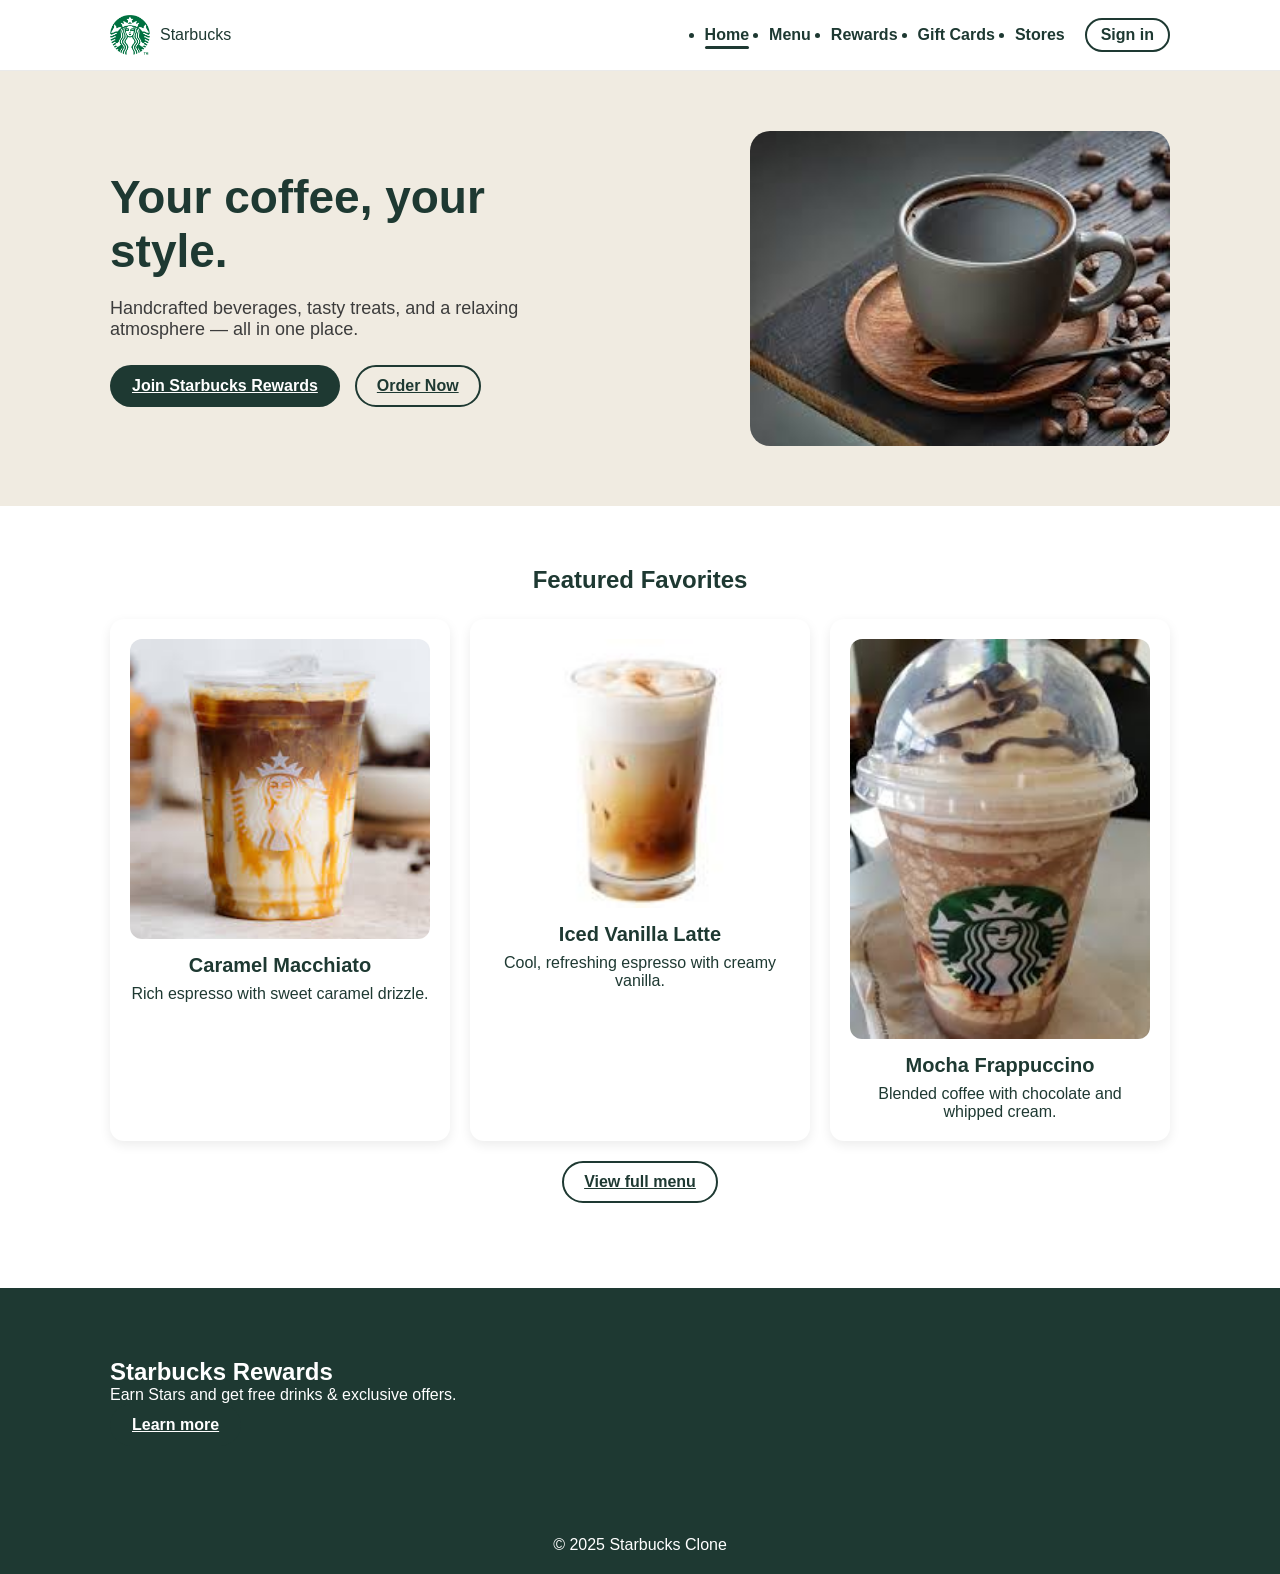
<file: index.html>
<!DOCTYPE html>
<html lang="en">
<head>
<meta charset="UTF-8">
<meta name="viewport" content="width=device-width,initial-scale=1.0">
<title>StarClone</title>
<link rel="stylesheet" href="https://cdnjs.cloudflare.com/ajax/libs/font-awesome/6.5.0/css/all.min.css">
<link rel="stylesheet" href="style.css">
</head>
<body>
<header class="header">
<div class="container nav-container">
<div class="logo">
<img src="./asserts/logo.png" alt="Starbucks logo">
<span>Starbucks</span>
</div>
<nav>
<button class="nav-toggle">
<span></span>
<span></span>
<span></span>
</button>
<ul class="nav-links">
<li><a href="index.html" class="active-link">Home</a></li>
<li><a href="menu.html">Menu</a></li>
<li><a href="rewards.html">Rewards</a></li>
<li><a href="giftcards.html">Gift Cards</a></li>
<li><a href="stores.html">Stores</a></li>
<li class="nav-btn-group">
<a href="sign.html" class="btn btn-outline small">Sign in</a>
</li>
</ul>
</nav>
</div>
</header>
<main>
<section class="hero">
<div class="container hero-content">
<div class="hero-text">
<h1>Your coffee, your style.</h1>
<p>Handcrafted beverages, tasty treats, and a relaxing atmosphere — all in one place.</p>
<div class="hero-actions">
<a href="rewards.html" class="btn btn-filled">Join Starbucks Rewards</a>
<a href="menu.html" class="btn btn-outline">Order Now</a>
</div>
</div>
<div class="hero-image">
<img src="./asserts/cafe americano.jpg" alt="Starbucks drink">
</div>
</div>
</section>
<section class="section">
<div class="container">
<h2 class="center">Featured Favorites</h2>
<div class="card-grid">
<div class="card">
<img src="./asserts/caramel macchiato.jpg" class="card-img" alt="Caramel Macchiato">
<h3>Caramel Macchiato</h3>
<p>Rich espresso with sweet caramel drizzle.</p>
</div>
<div class="card">
<img src="./asserts/iced vannila latte.jpg" class="card-img" alt="Iced Vanilla Latte">
<h3>Iced Vanilla Latte</h3>
<p>Cool, refreshing espresso with creamy vanilla.</p>
</div>
<div class="card">
<img src="./asserts/mocha frapachino.jpg" class="card-img" alt="Mocha Frappuccino">
<h3>Mocha Frappuccino</h3>
<p>Blended coffee with chocolate and whipped cream.</p>
</div>
</div>
<div class="center" style="margin-top:20px;">
<a href="menu.html" class="btn btn-outline">View full menu</a>
</div>
</div>
</section>
<section class="rewards-section">
<div class="container rewards-content">
<div class="rewards-text">
<h2>Starbucks Rewards</h2>
<p>Earn Stars and get free drinks & exclusive offers.</p>
<a href="rewards.html" class="btn btn-filled">Learn more</a>
</div>
</div>
</section>
</main>
<footer class="footer">
<p>© 2025 Starbucks Clone</p>
</footer>
<script src="script.js"></script>
</body>
</html>
</file>
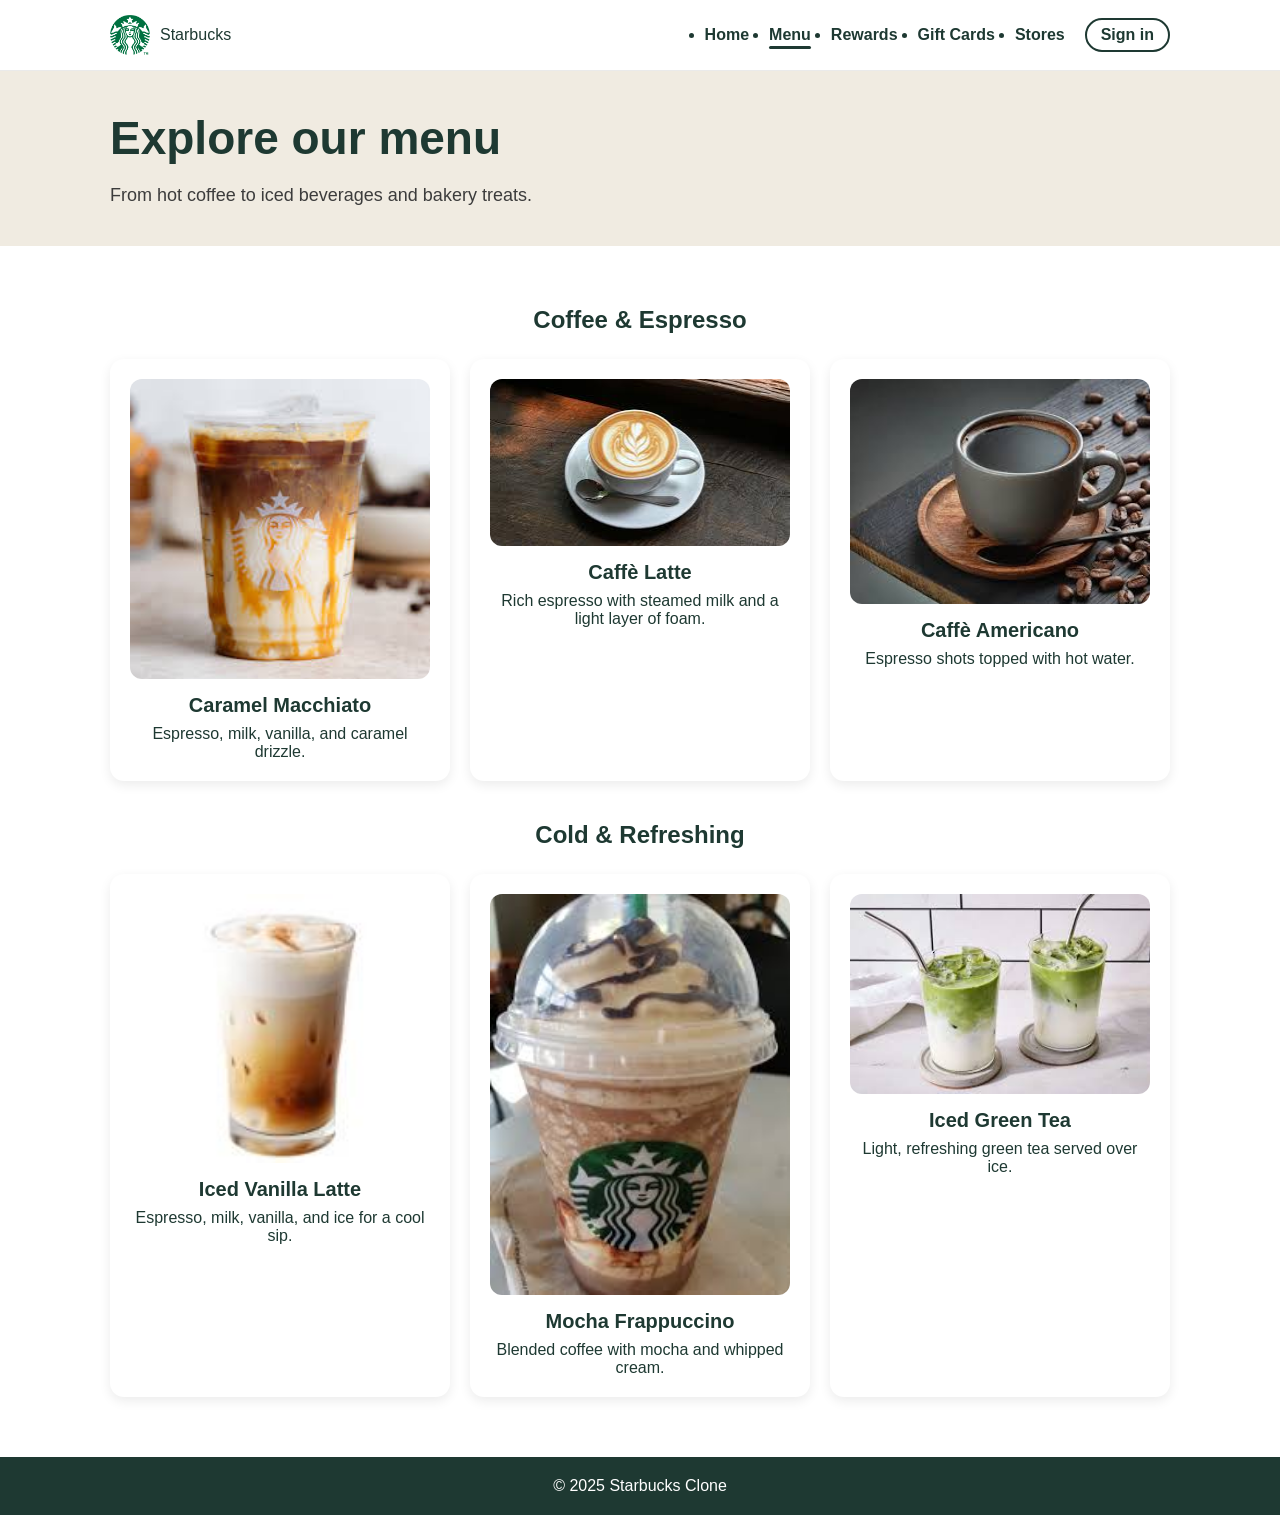
<file: menu.html>
<!DOCTYPE html>
<html lang="en">
<head>
<meta charset="UTF-8">
<meta name="viewport" content="width=device-width,initial-scale=1.0">
<title>Starbucks | Menu</title>
<link rel="stylesheet" href="style.css">
</head>
<body>
<header class="header">
<div class="container nav-container">
<div class="logo">
<img src="./asserts/logo.png" alt="Starbucks logo">
<span>Starbucks</span>
</div>
<nav>
<button class="nav-toggle">
<span></span>
<span></span>
<span></span>
</button>
<ul class="nav-links">
<li><a href="index.html">Home</a></li>
<li><a href="menu.html" class="active-link">Menu</a></li>
<li><a href="rewards.html">Rewards</a></li>
<li><a href="giftcards.html">Gift Cards</a></li>
<li><a href="stores.html">Stores</a></li>
<li class="nav-btn-group">
<a href="sign.html" class="btn btn-outline small">Sign in</a>
</li>
</ul>
</nav>
</div>
</header>
<main>
<section class="hero hero-small">
<div class="container hero-content">
<div class="hero-text">
<h1>Explore our menu</h1>
<p>From hot coffee to iced beverages and bakery treats.</p>
</div>
</div>
</section>
<section class="section">
<div class="container">
<h2 class="center">Coffee & Espresso</h2>
<div class="card-grid">
<div class="card">
<img src="./asserts/caramel macchiato.jpg" class="card-img" alt="Caramel Macchiato">
<h3>Caramel Macchiato</h3>
<p>Espresso, milk, vanilla, and caramel drizzle.</p>
</div>
<div class="card">
<img src="./asserts/cafe latte.jpg" class="card-img" alt="Caffè Latte">
<h3>Caffè Latte</h3>
<p>Rich espresso with steamed milk and a light layer of foam.</p>
</div>
<div class="card">
<img src="./asserts/cafe americano.jpg" class="card-img" alt="Americano">
<h3>Caffè Americano</h3>
<p>Espresso shots topped with hot water.</p>
</div>
</div>
<h2 class="center" style="margin-top:40px;">Cold & Refreshing</h2>
<div class="card-grid">
<div class="card">
<img src="./asserts/iced vannila latte.jpg" class="card-img" alt="Iced Vanilla Latte">
<h3>Iced Vanilla Latte</h3>
<p>Espresso, milk, vanilla, and ice for a cool sip.</p>
</div>
<div class="card">
<img src="./asserts/mocha frapachino.jpg" class="card-img" alt="Mocha Frappuccino">
<h3>Mocha Frappuccino</h3>
<p>Blended coffee with mocha and whipped cream.</p>
</div>
<div class="card">
<img src="./asserts/iced green tea.jpg" class="card-img" alt="Iced Green Tea">
<h3>Iced Green Tea</h3>
<p>Light, refreshing green tea served over ice.</p>
</div>
</div>
</div>
</section>
</main>
<footer class="footer">
<p>© 2025 Starbucks Clone</p>
</footer>
<script src="script.js"></script>
</body>
</html>
</file>
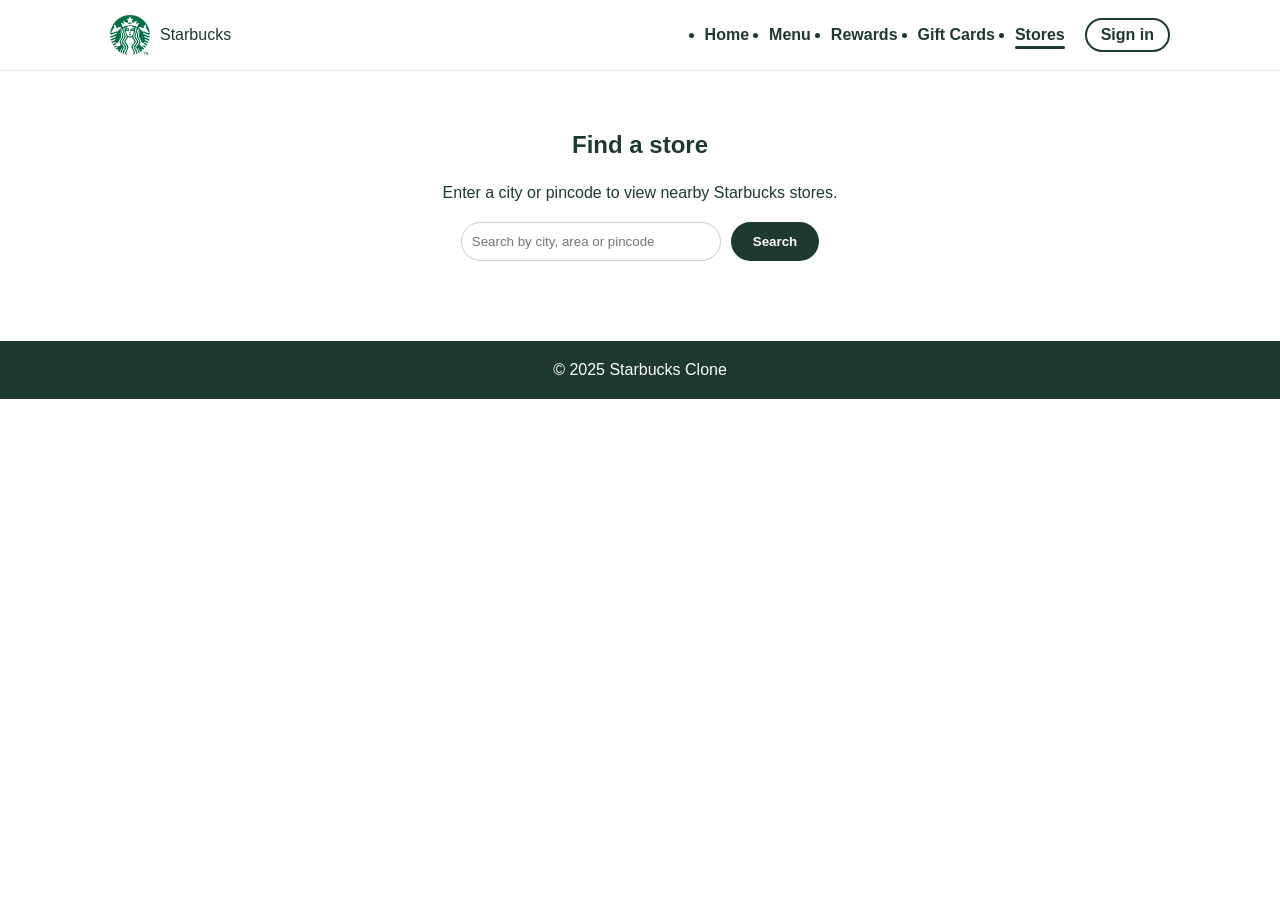
<file: stores.html>
<!DOCTYPE html>
<html lang="en">
<head>
<meta charset="UTF-8">
<meta name="viewport" content="width=device-width,initial-scale=1.0">
<title>Starbucks | Stores</title>
<link rel="stylesheet" href="style.css">
</head>
<body>
<header class="header">
<div class="container nav-container">
<div class="logo">
<img src="./asserts/logo.png" alt="Starbucks logo">
<span>Starbucks</span>
</div>
<nav>
<button class="nav-toggle">
<span></span>
<span></span>
<span></span>
</button>
<ul class="nav-links">
<li><a href="index.html">Home</a></li>
<li><a href="menu.html">Menu</a></li>
<li><a href="rewards.html">Rewards</a></li>
<li><a href="giftcards.html">Gift Cards</a></li>
<li><a href="stores.html" class="active-link">Stores</a></li>
<li class="nav-btn-group">
<a href="sign.html" class="btn btn-outline small">Sign in</a>
</li>
</ul>
</nav>
</div>
</header>
<main>
<section class="section">
<div class="container">
<h1 class="center">Find a store</h1>
<p class="center" style="margin-bottom:20px;">Enter a city or pincode to view nearby Starbucks stores.</p>
<div class="store-search">
<input type="text" placeholder="Search by city, area or pincode" id="store-input">
<button class="btn btn-filled" id="store-search-btn">Search</button>
</div>
<div id="store-results" class="store-results"></div>
</div>
</section>
</main>
<footer class="footer">
<p>© 2025 Starbucks Clone</p>
</footer>
<script src="script.js"></script>
</body>
</html>
</file>
<file: style.css>
*{
margin:0;
padding:0;
box-sizing:border-box;
}
body{
font-family:Arial,sans-serif;
background:#fff;
color:#1e3932;
}
img{
width:100%;
display:block;
}
.container{
max-width:1100px;
margin:auto;
padding:0 20px;
}
.header{
background:#ffffff;
padding:15px 0;
border-bottom:1px solid #eaeaea;
position:sticky;
top:0;
z-index:10;
}
.nav-container{
display:flex;
align-items:center;
justify-content:space-between;
}
.logo{
display:flex;
align-items:center;
gap:10px;
}
.logo img{
width:40px;
}
nav .nav-links{
display:flex;
align-items:center;
gap:20px;
}
.nav-links a{
color:#1e3932;
font-weight:600;
position:relative;
text-decoration:none;
}
.nav-links a.active-link::after{
content:"";
position:absolute;
left:0;
bottom:-6px;
width:100%;
height:3px;
background:#1e3932;
border-radius:10px;
}
.nav-btn-group{
display:flex;
gap:10px;
}
.btn{
padding:10px 20px;
border-radius:50px;
cursor:pointer;
font-weight:bold;
display:inline-block;
border:2px solid transparent;
}
.btn-outline{
border-color:#1e3932;
color:#1e3932;
background:transparent;
}
.btn-filled{
background:#1e3932;
color:#fff;
}
.small{
padding:6px 14px;
}
.hero{
padding:60px 0;
background:#f0ebe1;
}
.hero-small{
padding:40px 0;
}
.hero-content{
display:flex;
align-items:center;
justify-content:space-between;
gap:40px;
}
.hero-text{
max-width:500px;
}
.hero-text h1{
font-size:46px;
margin-bottom:20px;
}
.hero-text p{
font-size:18px;
color:#3c3c3c;
}
.hero-actions{
margin-top:25px;
display:flex;
gap:15px;
}
.hero-image img{
width:420px;
border-radius:20px;
}
.section{
padding:60px 0;
}
.center{
text-align:center;
margin-bottom:25px;
}
.card-grid{
display:grid;
grid-template-columns:repeat(3,1fr);
gap:20px;
}
.card{
background:#ffffff;
padding:20px;
border-radius:14px;
text-align:center;
box-shadow:0 4px 12px rgba(0,0,0,0.08);
}
.card-img{
border-radius:12px;
margin-bottom:15px;
}
.card h3{
margin-bottom:8px;
font-size:20px;
}
.rewards-section{
background:#1e3932;
color:#fff;
padding:70px 0;
}
.rewards-content{
display:flex;
align-items:center;
gap:50px;
}
.rewards-img img{
border-radius:20px;
}
.rewards-steps{
margin-top:10px;
margin-left:18px;
}
.rewards-steps li{
margin-bottom:6px;
}
.gift-content{
display:flex;
align-items:center;
gap:40px;
}
.gift-img img{
border-radius:20px;
}
.store-search{
display:flex;
justify-content:center;
gap:10px;
margin-bottom:20px;
}
.store-search input{
padding:10px;
border-radius:50px;
border:1px solid #ccc;
min-width:260px;
}
.store-results{
max-width:600px;
margin:0 auto;
}
.store-card{
border:1px solid #e4e4e4;
padding:15px;
border-radius:10px;
margin-bottom:10px;
}
.footer{
padding:20px;
text-align:center;
background:#1e3932;
color:#fff;
}
.nav-toggle{
display:none;
}
@media(max-width:850px){
.hero-content,
.rewards-content,
.gift-content{
flex-direction:column;
text-align:center;
}
.card-grid{
grid-template-columns:1fr;
}
.hero-image img{
width:100%;
}
}
@media(max-width:700px){
.nav-links{
position:fixed;
inset:65px 0 0;
background:#ffffff;
flex-direction:column;
padding:20px;
gap:20px;
text-decoration:none;
z-index:9;
}
.nav-links.open{
display:flex;
}
.nav-toggle{
display:flex;
flex-direction:column;
gap:4px;
cursor:pointer;
background:none;
border:none;
}
.nav-toggle span{
width:25px;
height:3px;
background:#1e3932;
}
.store-search{
flex-direction:column;
align-items:center;
}
.store-search input{
width:100%;
max-width:320px;
}
}
.auth-page{
min-height:calc(100vh - 80px);
display:flex;
align-items:center;
justify-content:center;
background:#f0ebe1;
padding:40px 20px;
}
.auth-card{
background:#fff;
max-width:420px;
width:100%;
padding:30px 28px;
border-radius:18px;
box-shadow:0 6px 20px rgba(0,0,0,.12);
}
.auth-card h1{
font-size:28px;
margin-bottom:10px;
}
.auth-subtitle{
font-size:14px;
color:#666;
margin-bottom:24px;
}
.auth-form .form-group{
margin-bottom:16px;
}
.auth-form label{
display:block;
font-size:13px;
font-weight:600;
margin-bottom:6px;
}
.auth-form input{
width:100%;
padding:10px 12px;
border-radius:6px;
border:1px solid #c7c7c7;
font-size:14px;
}
.auth-form input:focus{
outline:none;
border-color:#1e3932;
box-shadow:0 0 0 1px #1e3932;
}
.form-row{
display:flex;
justify-content:space-between;
align-items:center;
margin-bottom:18px;
font-size:13px;
}
.checkbox-row{
display:flex;
align-items:center;
gap:6px;
}
.checkbox-row input{
width:14px;
height:14px;
}
.link-small{
color:#1e3932;
font-size:13px;
text-decoration:underline;
cursor:pointer;
}
.auth-btn{
width:100%;
justify-content:center;
}
.auth-footer-text{
margin-top:16px;
font-size:13px;
text-align:center;
}
.active-sign-btn{
border-color:#1e3932;
background:#1e3932;
color:#fff;
}
@media(max-width:600px){
.auth-card{
padding:24px 20px;
}
}
</file>
